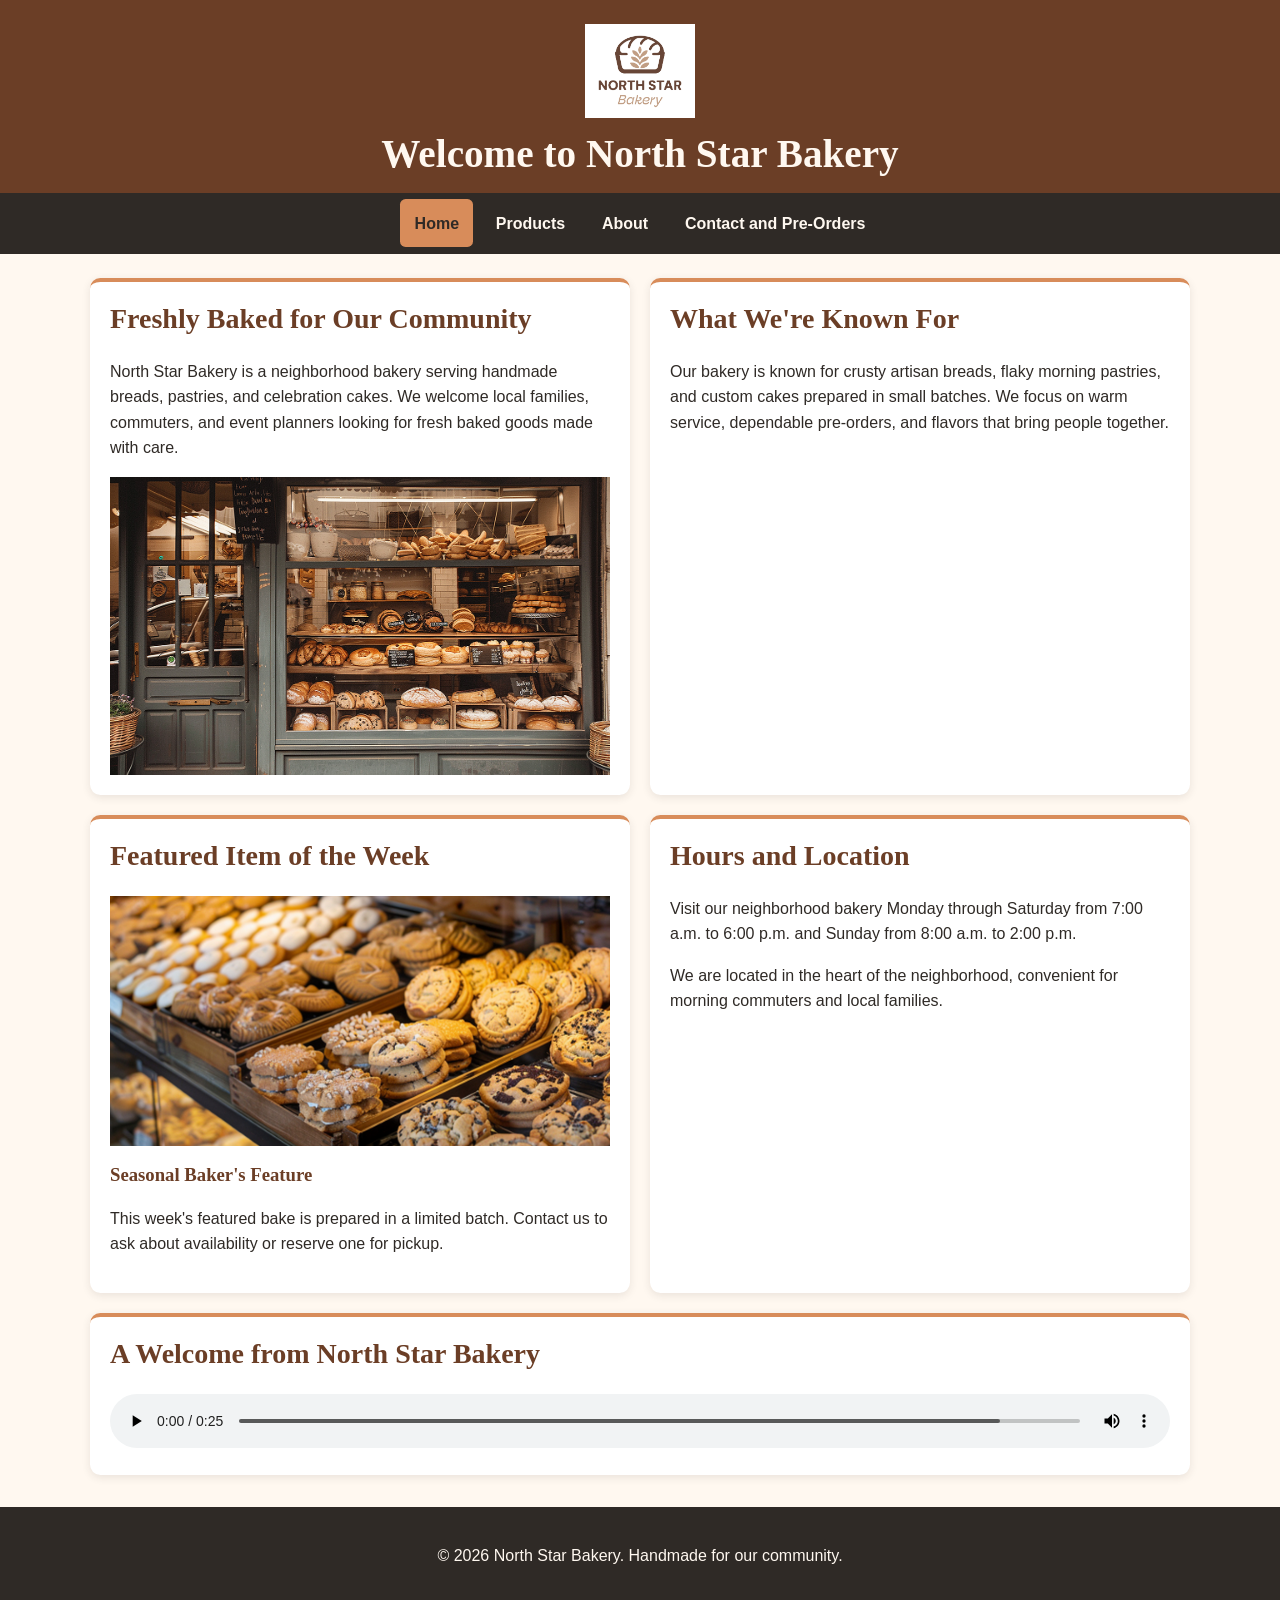
<file: index.html>
<!DOCTYPE html>
<html lang="en">
<head>
<meta charset="UTF-8">
<meta name="viewport" content="width=device-width, initial-scale=1.0">
<title>North Star Bakery | Home</title>
<link rel="stylesheet" href="styles.css">
</head>
<body>
<header>
<img class="logo" src="bakery-logo_c.png" alt="North Star Bakery logo">
<h1>Welcome to North Star Bakery</h1>
<nav aria-label="Primary navigation">
<ul>
<li><a href="index.html" aria-current="page">Home</a></li>
<li><a href="products.html">Products</a></li>
<li><a href="about.html">About</a></li>
<li><a href="contact.html">Contact and Pre-Orders</a></li>
</ul>
</nav>
</header>
<main>
<div class="layout">
<section aria-labelledby="welcome-heading">
<h2 id="welcome-heading">Freshly Baked for Our Community</h2>
<p>North Star Bakery is a neighborhood bakery serving handmade breads, pastries, and celebration cakes. We welcome local families, commuters, and event planners looking for fresh baked goods made with care.</p>
<img src="bakery-storefront_c.png" alt="Front entrance of North Star Bakery welcoming neighborhood customers">
</section>
<section aria-labelledby="known-for-heading">
<h2 id="known-for-heading">What We're Known For</h2>
<p>Our bakery is known for crusty artisan breads, flaky morning pastries, and custom cakes prepared in small batches. We focus on warm service, dependable pre-orders, and flavors that bring people together.</p>
</section>
<section aria-labelledby="featured-heading">
<h2 id="featured-heading">Featured Item of the Week</h2>
<picture>
<source media="(min-width: 800px)" srcset="bakery-feature-large_c.png">
<img src="bakery-feature-small_c.png" alt="North Star Bakery featured baked item of the week">
</picture>
<h3>Seasonal Baker's Feature</h3>
<p>This week's featured bake is prepared in a limited batch. Contact us to ask about availability or reserve one for pickup.</p>
</section>
<section aria-labelledby="hours-heading">
<h2 id="hours-heading">Hours and Location</h2>
<p>Visit our neighborhood bakery Monday through Saturday from 7:00 a.m. to 6:00 p.m. and Sunday from 8:00 a.m. to 2:00 p.m.</p>
<p>We are located in the heart of the neighborhood, convenient for morning commuters and local families.</p>
</section>
<section class="full-width" aria-labelledby="audio-heading">
<h2 id="audio-heading">A Welcome from North Star Bakery</h2>
<audio controls>
<source src="bakery-welcome_c.mp3" type="audio/mpeg">
Your browser does not support the audio element. Please contact North Star Bakery for our welcome message and bakery information.
</audio>
</section>
</div>
</main>
<footer><p>&copy; 2026 North Star Bakery. Handmade for our community.</p></footer>
  <script src="script.js"></script>
</body>
</html>
</file>
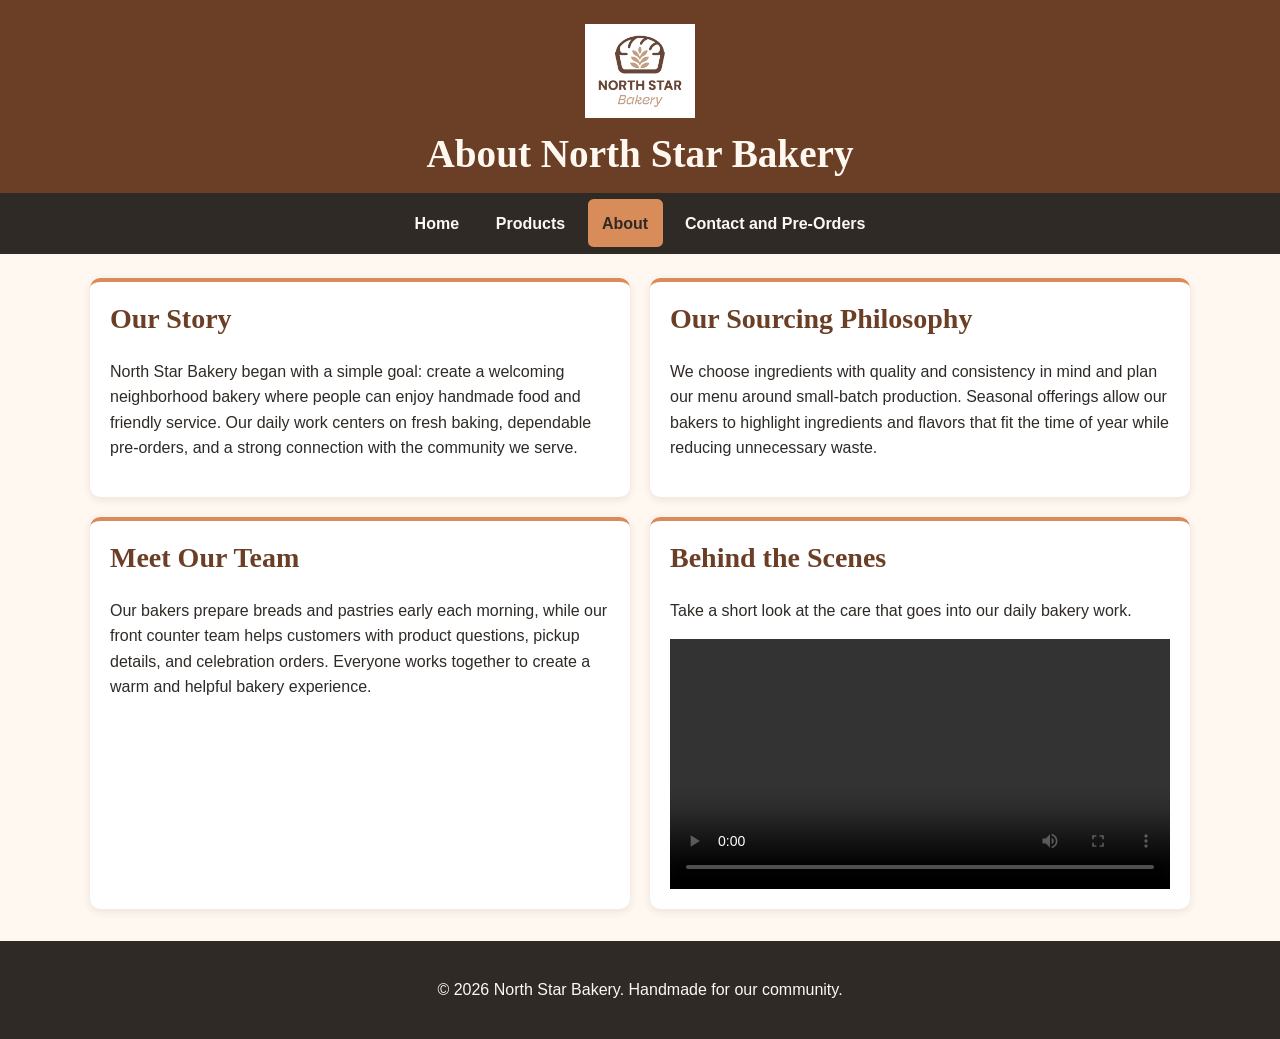
<file: about.html>
<!DOCTYPE html>
<html lang="en">
<head>
<meta charset="UTF-8">
<meta name="viewport" content="width=device-width, initial-scale=1.0">
<title>North Star Bakery | About</title>
<link rel="stylesheet" href="styles.css">
</head>
<body>
<header>
<img class="logo" src="bakery-logo_c.png" alt="North Star Bakery logo">
<h1>About North Star Bakery</h1>
<nav aria-label="Primary navigation">
<ul>
<li><a href="index.html">Home</a></li>
<li><a href="products.html">Products</a></li>
<li><a href="about.html" aria-current="page">About</a></li>
<li><a href="contact.html">Contact and Pre-Orders</a></li>
</ul>
</nav>
</header>
<main>
<div class="layout">
<section aria-labelledby="story-heading">
<h2 id="story-heading">Our Story</h2>
<p>North Star Bakery began with a simple goal: create a welcoming neighborhood bakery where people can enjoy handmade food and friendly service. Our daily work centers on fresh baking, dependable pre-orders, and a strong connection with the community we serve.</p>
</section>
<section aria-labelledby="sourcing-heading">
<h2 id="sourcing-heading">Our Sourcing Philosophy</h2>
<p>We choose ingredients with quality and consistency in mind and plan our menu around small-batch production. Seasonal offerings allow our bakers to highlight ingredients and flavors that fit the time of year while reducing unnecessary waste.</p>
</section>
<section aria-labelledby="staff-heading">
<h2 id="staff-heading">Meet Our Team</h2>
<p>Our bakers prepare breads and pastries early each morning, while our front counter team helps customers with product questions, pickup details, and celebration orders. Everyone works together to create a warm and helpful bakery experience.</p>
</section>
<section aria-labelledby="video-heading">
<h2 id="video-heading">Behind the Scenes</h2>
<p>Take a short look at the care that goes into our daily bakery work.</p>
<video controls width="640">
<source src="bakery-behind-scenes_c.mp4" type="video/mp4">
Your browser does not support the video element. Please contact North Star Bakery to learn more about our baking process.
</video>
</section>
</div>
</main>
<footer><p>&copy; 2026 North Star Bakery. Handmade for our community.</p></footer>
</body>
</html>
</file>
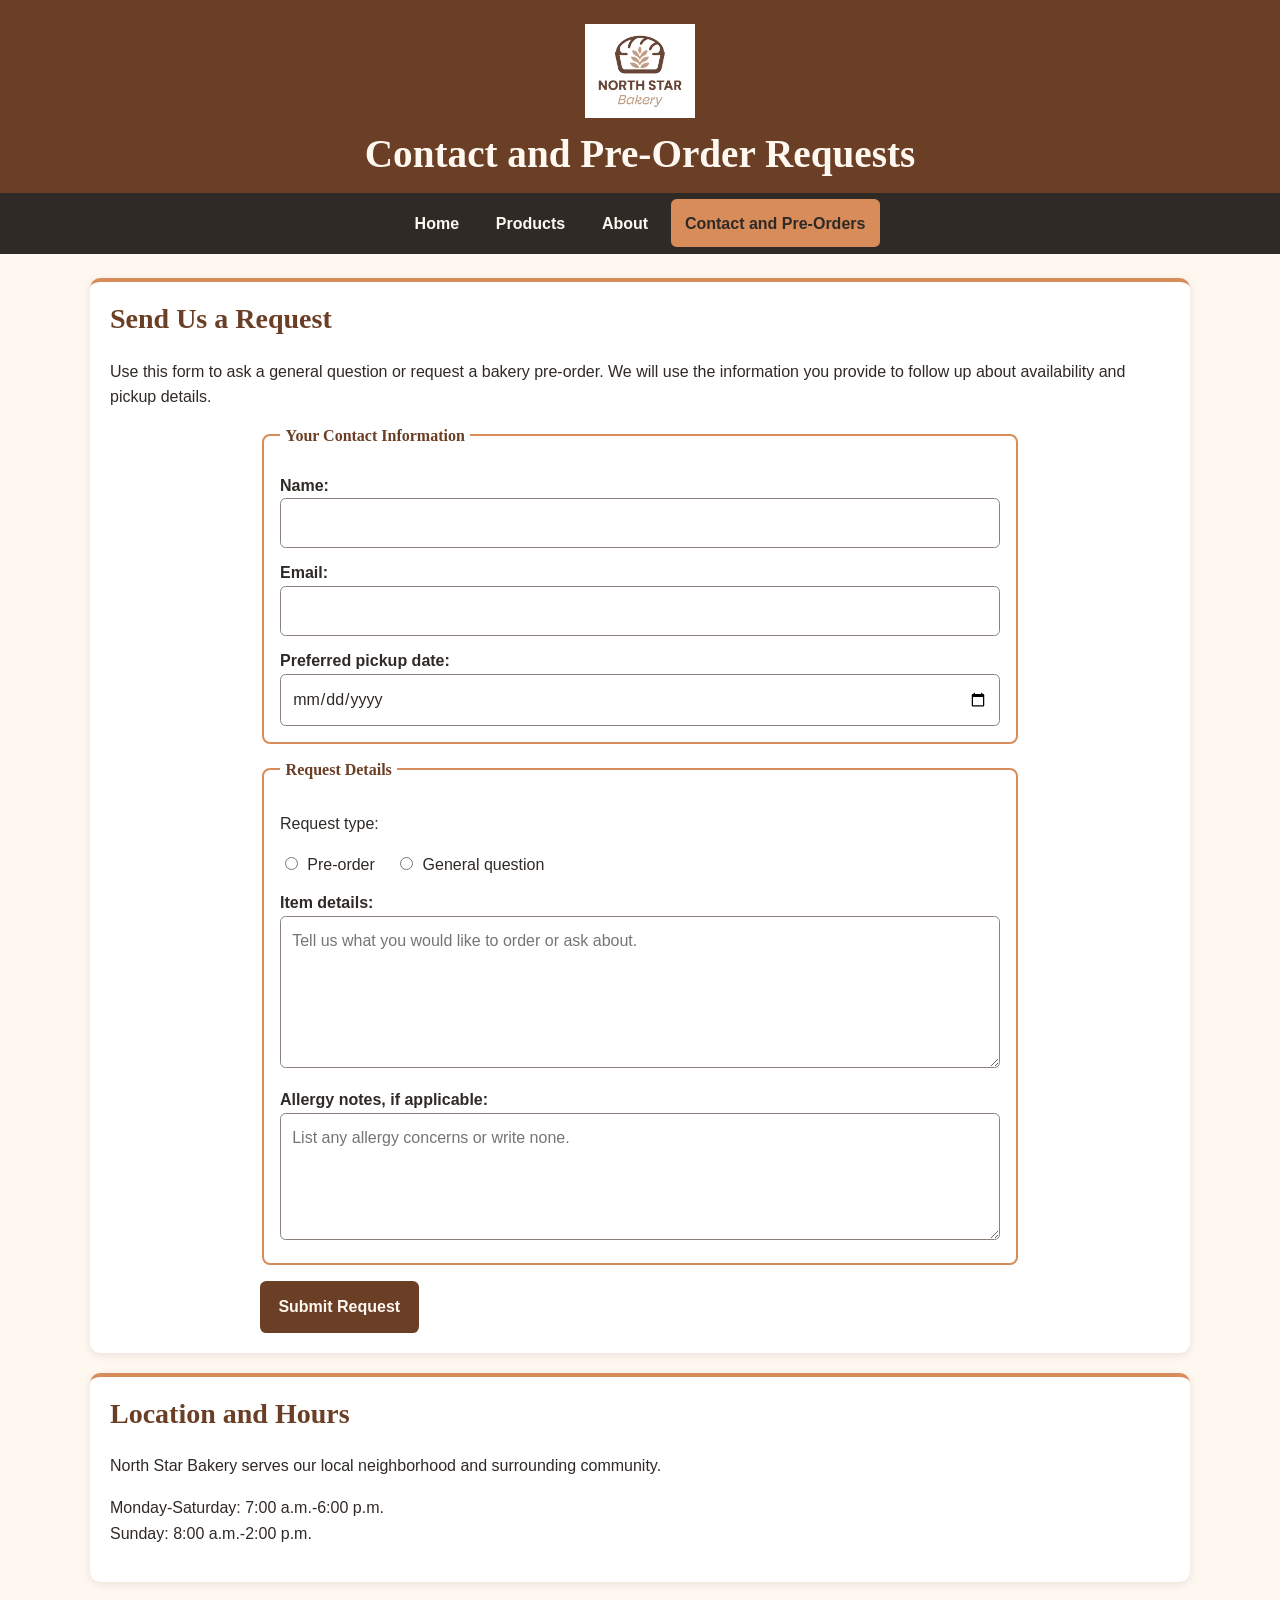
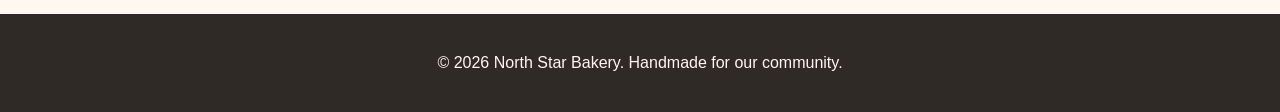
<file: contact.html>
<!DOCTYPE html>
<html lang="en">
<head>
<meta charset="UTF-8">
<meta name="viewport" content="width=device-width, initial-scale=1.0">
<title>North Star Bakery | Contact and Pre-Orders</title>
<link rel="stylesheet" href="styles.css">
</head>
<body>
<header>
<img class="logo" src="bakery-logo_c.png" alt="North Star Bakery logo">
<h1>Contact and Pre-Order Requests</h1>
<nav aria-label="Primary navigation">
<ul>
<li><a href="index.html">Home</a></li>
<li><a href="products.html">Products</a></li>
<li><a href="about.html">About</a></li>
<li><a href="contact.html" aria-current="page">Contact and Pre-Orders</a></li>
</ul>
</nav>
</header>
<main>
<div class="layout">
<section class="full-width" aria-labelledby="contact-heading">
<h2 id="contact-heading">Send Us a Request</h2>
<p>Use this form to ask a general question or request a bakery pre-order. We will use the information you provide to follow up about availability and pickup details.</p>
<form id="preorder-form" action="#" method="post" novalidate><fieldset>
<legend>Your Contact Information</legend>
<label for="name">Name:</label>
<input type="text" id="name" name="name" required minlength="2" autocomplete="name">
  <span id="name-error" class="error-message" aria-live="polite"></span>
<label for="email">Email:</label>
<input type="email" id="email" name="email" required autocomplete="email">
  <span id="email-error" class="error-message" aria-live="polite"></span>
<label for="pickup-date">Preferred pickup date:</label>
<input type="date" id="pickup-date" name="pickup-date" required>
</fieldset>
<fieldset>
<legend>Request Details</legend>
<p>Request type:</p>
<input type="radio" id="preorder" name="request-type" value="pre-order" required>
<label class="radio-label" for="preorder">Pre-order</label>
<input type="radio" id="question" name="request-type" value="general-question">
<label class="radio-label" for="question">General question</label>
<label for="item-details">Item details:</label>
<textarea id="item-details" name="item-details" rows="5" required minlength="10" placeholder="Tell us what you would like to order or ask about."></textarea>
<label for="allergy-notes">Allergy notes, if applicable:</label>
<textarea id="allergy-notes" name="allergy-notes" rows="4" placeholder="List any allergy concerns or write none."></textarea>
</fieldset>
<button type="submit">Submit Request</button>
</form>
</section>
<section class="full-width" aria-labelledby="location-heading">
<h2 id="location-heading">Location and Hours</h2>
<p>North Star Bakery serves our local neighborhood and surrounding community.</p>
<p>Monday-Saturday: 7:00 a.m.-6:00 p.m.<br>Sunday: 8:00 a.m.-2:00 p.m.</p>
</section>
</div>
</main>
<footer><p>&copy; 2026 North Star Bakery. Handmade for our community.</p></footer>
<script src="script.js"></script></body>
</html>
</file>
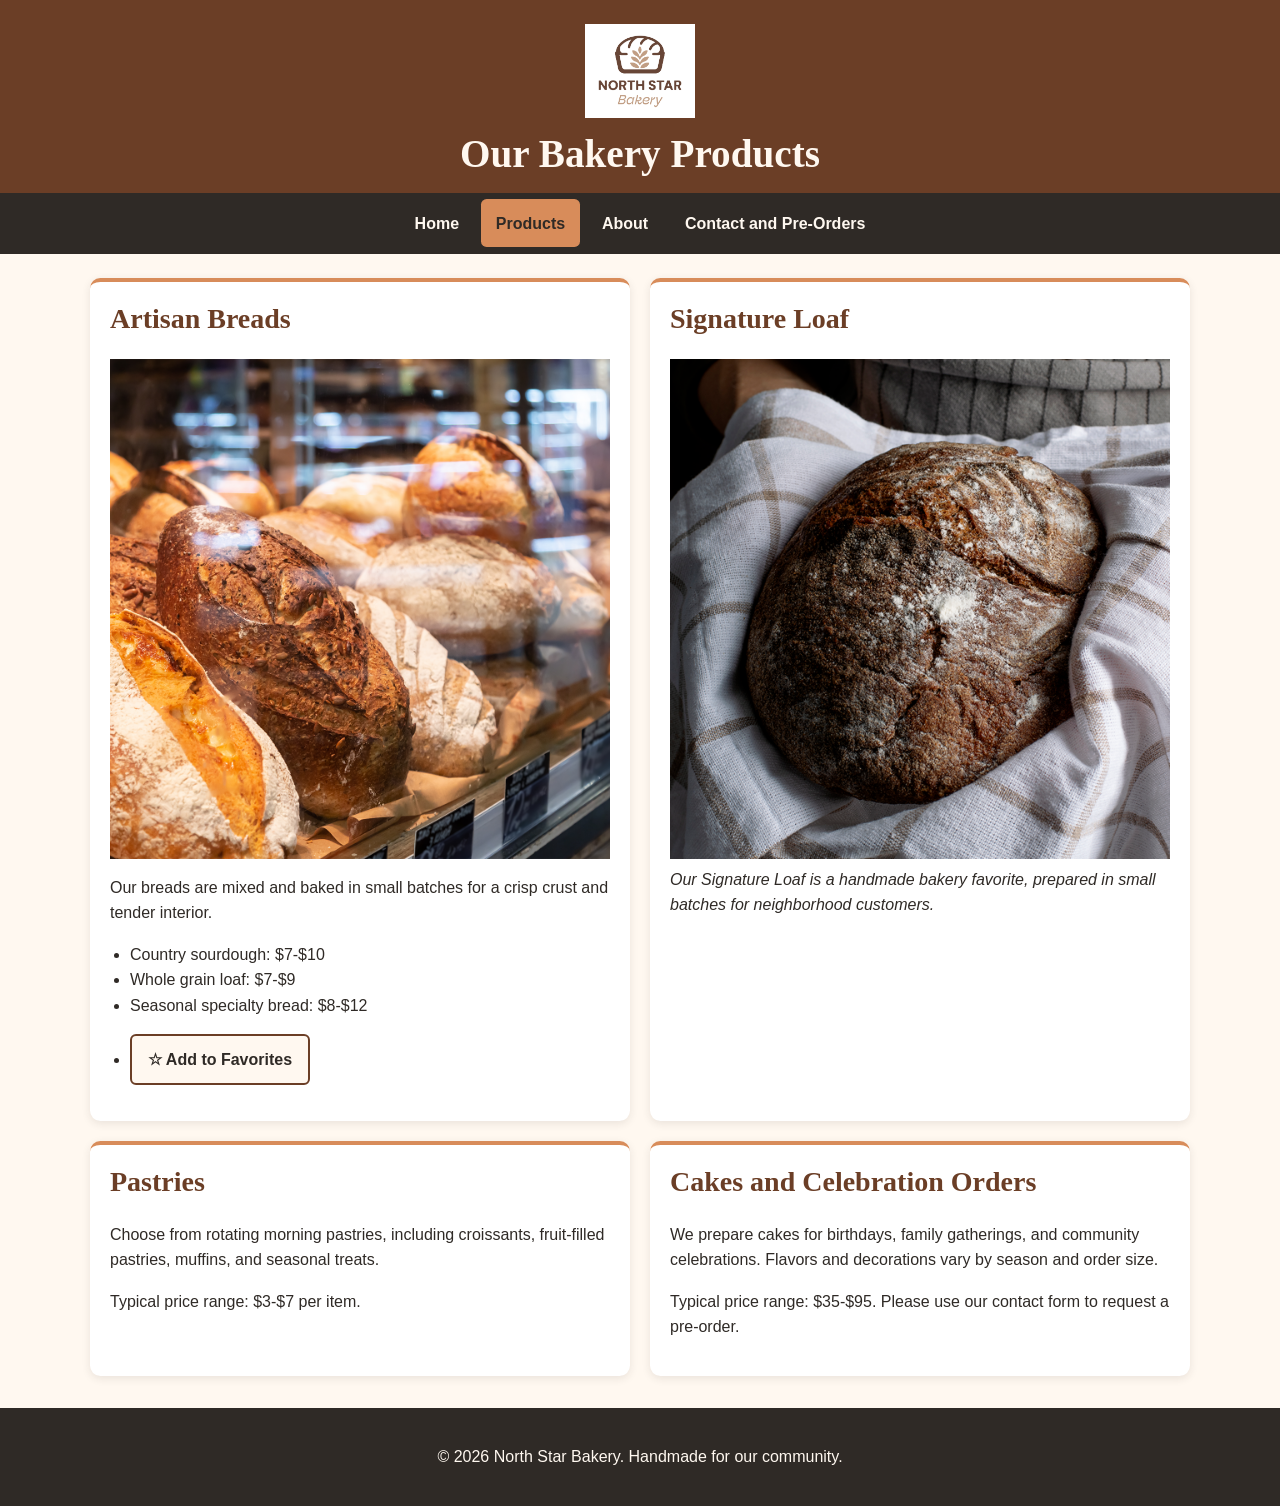
<file: products.html>
<!DOCTYPE html>
<html lang="en">
<head>
<meta charset="UTF-8">
<meta name="viewport" content="width=device-width, initial-scale=1.0">
<title>North Star Bakery | Products</title>
<link rel="stylesheet" href="styles.css">
</head>
<body>
<header>
<img class="logo" src="bakery-logo_c.png" alt="North Star Bakery logo">
<h1>Our Bakery Products</h1>
<nav aria-label="Primary navigation">
<ul>
<li><a href="index.html">Home</a></li>
<li><a href="products.html" aria-current="page">Products</a></li>
<li><a href="about.html">About</a></li>
<li><a href="contact.html">Contact and Pre-Orders</a></li>
</ul>
</nav>
</header>
<main>
<div class="layout">
<section aria-labelledby="breads-heading">
<h2 id="breads-heading">Artisan Breads</h2>
<img src="bakery-bread_c.png" alt="Fresh artisan bread baked at North Star Bakery">
<p>Our breads are mixed and baked in small batches for a crisp crust and tender interior.</p>
<ul class="product-list">
<li>Country sourdough: $7-$10</li>
<li>Whole grain loaf: $7-$9</li>
<li>Seasonal specialty bread: $8-$12</li>
<li><button type="button" class="favorite-button" data-item="sourdough" aria-pressed="false">☆ Add to Favorites</button></li> </ul>
</section>
<section aria-labelledby="signature-heading">
<h2 id="signature-heading">Signature Loaf</h2>
<figure>
<img src="bakery-signature-loaf_c.png" alt="North Star Bakery signature artisan loaf with a golden crust">
<figcaption>Our Signature Loaf is a handmade bakery favorite, prepared in small batches for neighborhood customers.</figcaption>
</figure>
</section>
<section aria-labelledby="pastries-heading">
<h2 id="pastries-heading">Pastries</h2>
<p>Choose from rotating morning pastries, including croissants, fruit-filled pastries, muffins, and seasonal treats.</p>
<p>Typical price range: $3-$7 per item.</p>
</section>
<section aria-labelledby="cakes-heading">
<h2 id="cakes-heading">Cakes and Celebration Orders</h2>
<p>We prepare cakes for birthdays, family gatherings, and community celebrations. Flavors and decorations vary by season and order size.</p>
<p>Typical price range: $35-$95. Please use our contact form to request a pre-order.</p>
</section>
</div>
</main>
<footer><p>&copy; 2026 North Star Bakery. Handmade for our community.</p></footer>
<script src="script.js"></script>
</body>
</html>
</file>
<file: styles.css>
/* North Star Bakery - Touchstone 3
   Mobile-first responsive visual design */

:root {
  --cream: #FFF8F0;
  --brown: #6B3E26;
  --peach: #D88C5A;
  --charcoal: #2F2A26;
  --max-width: 1100px;
}

* { box-sizing: border-box; }

body {
  margin: 0;
  background: var(--cream);
  color: var(--charcoal);
  font-family: Arial, Helvetica, sans-serif;
  font-size: 1rem;
  line-height: 1.6;
}

img, picture, video {
  display: block;
  max-width: 100%;
  height: auto;
}

audio { width: 100%; }

header {
  background: var(--brown);
  color: var(--cream);
  padding: 1.25rem 1rem 0;
  text-align: center;
}

.logo {
  width: 110px;
  margin: 0 auto .75rem;
}

h1, h2, h3, legend {
  font-family: Georgia, "Times New Roman", serif;
  line-height: 1.2;
}

h1 { margin: .25rem 0 1rem; font-size: 2rem; }
h2 { color: var(--brown); margin-top: 0; font-size: 1.55rem; }
h3 { color: var(--brown); }

nav { margin: 0 -1rem; background: var(--charcoal); }

nav ul {
  display: flex;
  flex-direction: column;
  list-style: none;
  margin: 0;
  padding: .4rem;
  gap: .25rem;
}

nav a {
  display: block;
  padding: .7rem .9rem;
  color: var(--cream);
  text-decoration: none;
  font-weight: 700;
  border-radius: .35rem;
}

nav a:hover, nav a:focus, nav a[aria-current="page"] {
  background: var(--peach);
  color: var(--charcoal);
  outline: none;
}

main {
  width: min(92%, var(--max-width));
  margin: 1.5rem auto;
}

.layout {
  display: flex;
  flex-direction: column;
  gap: 1.25rem;
}

section, .card {
  background: #ffffff;
  padding: 1.25rem;
  border-radius: .65rem;
  border-top: .3rem solid var(--peach);
  box-shadow: 0 .15rem .55rem rgba(47, 42, 38, .10);
}

figure { margin: 0; }
figcaption { margin-top: .5rem; font-style: italic; }

.product-list { padding-left: 1.25rem; }

form { display: flex; flex-direction: column; gap: 1rem; }

fieldset {
  border: 2px solid var(--peach);
  border-radius: .5rem;
  padding: 1rem;
}

legend {
  color: var(--brown);
  font-weight: 700;
  padding: 0 .35rem;
}

label { display: block; margin-top: .75rem; font-weight: 700; }

input:not([type="radio"]), textarea {
  width: 100%;
  padding: .7rem;
  border: 1px solid #8c817a;
  border-radius: .35rem;
  font: inherit;
  background: #fff;
  color: var(--charcoal);
}

input[type="radio"] { margin-right: .3rem; }
.radio-label { display: inline; margin-right: 1rem; font-weight: 400; }

button {
  align-self: flex-start;
  border: 0;
  border-radius: .4rem;
  background: var(--brown);
  color: var(--cream);
  padding: .8rem 1.15rem;
  font: inherit;
  font-weight: 700;
  cursor: pointer;
}

button:hover, button:focus { background: var(--peach); color: var(--charcoal); }

footer {
  margin-top: 2rem;
  padding: 1.25rem;
  background: var(--charcoal);
  color: var(--cream);
  text-align: center;
}

@media (min-width: 768px) {
  header { padding-top: 1.5rem; }

  nav ul {
    flex-direction: row;
    justify-content: center;
    gap: .5rem;
  }

  .layout {
    flex-direction: row;
    flex-wrap: wrap;
    align-items: stretch;
  }

  .layout > section,
  .layout > .card {
    flex: 1 1 calc(50% - 1.25rem);
  }

  .full-width { flex-basis: 100% !important; }

  h1 { font-size: 2.45rem; }
  h2 { font-size: 1.75rem; }

  form {
    max-width: 760px;
    margin: 0 auto;
  }
}
/* Touchstone 4 interactive features */

.favorite-button {
  margin-top: 1rem;
  padding: 0.65rem 1rem;
  border: 2px solid var(--brown);
  border-radius: 6px;
  background: var(--cream);
  color: var(--charcoal);
  font-weight: bold;
  cursor: pointer;
}

.favorite-button:hover,
.favorite-button:focus {
  background: var(--peach);
}

.favorite-button[aria-pressed="true"] {
  background: var(--brown);
  color: var(--cream);
}

.error-message {
  display: block;
  margin-top: 0.25rem;
  color: #8B0000;
  font-weight: bold;
}
</file>
